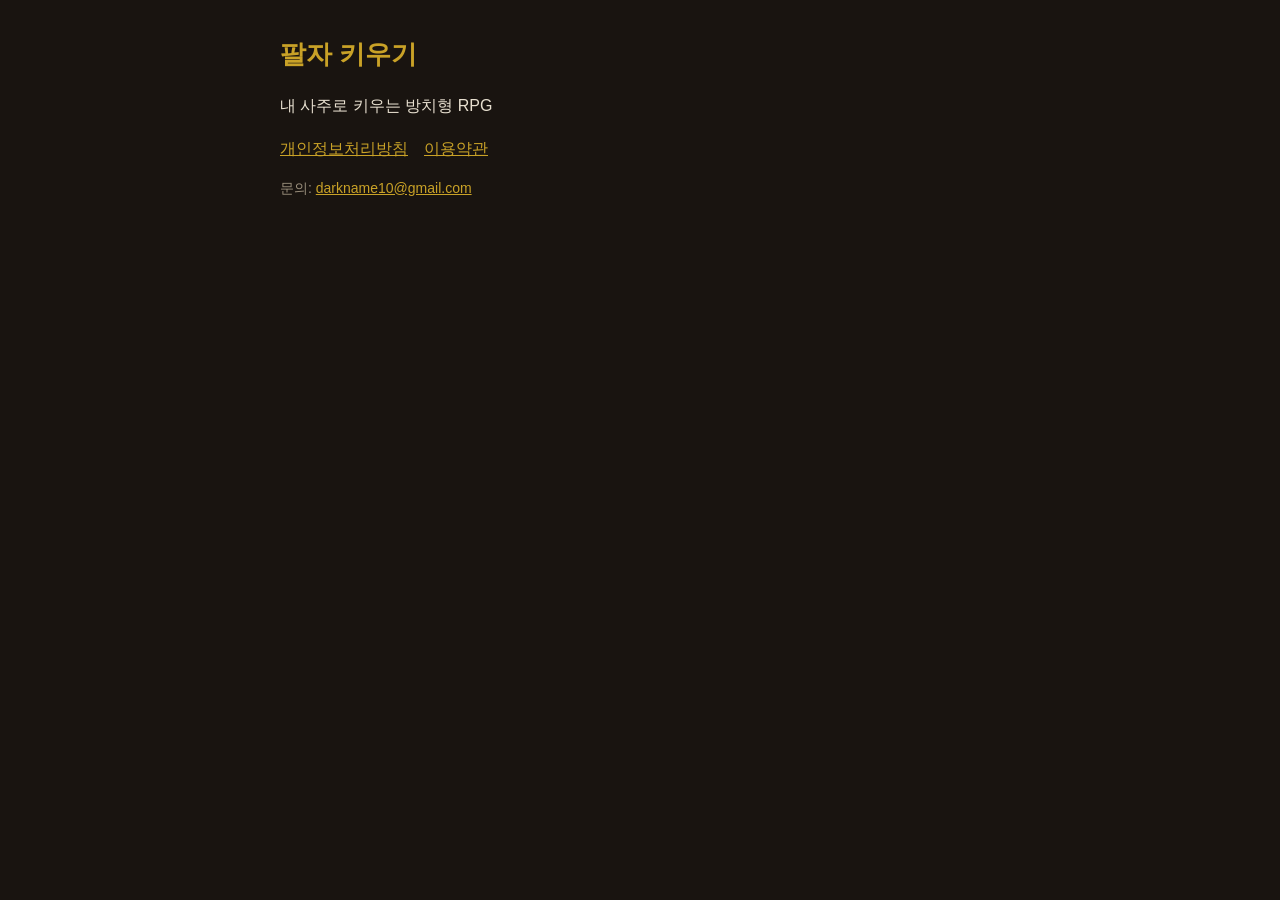
<file: index.html>
<!doctype html><html lang="ko"><head><meta charset="utf-8"><meta name="viewport" content="width=device-width,initial-scale=1">
<title>팔자 키우기</title><link rel="stylesheet" href="style.css"></head><body><main>
<h1>팔자 키우기</h1><p>내 사주로 키우는 방치형 RPG</p>
<nav><a href="privacy.html">개인정보처리방침</a><a href="terms.html">이용약관</a></nav>
<p class="dim">문의: <a href="mailto:darkname10@gmail.com">darkname10@gmail.com</a></p>
</main></body></html>
</file>
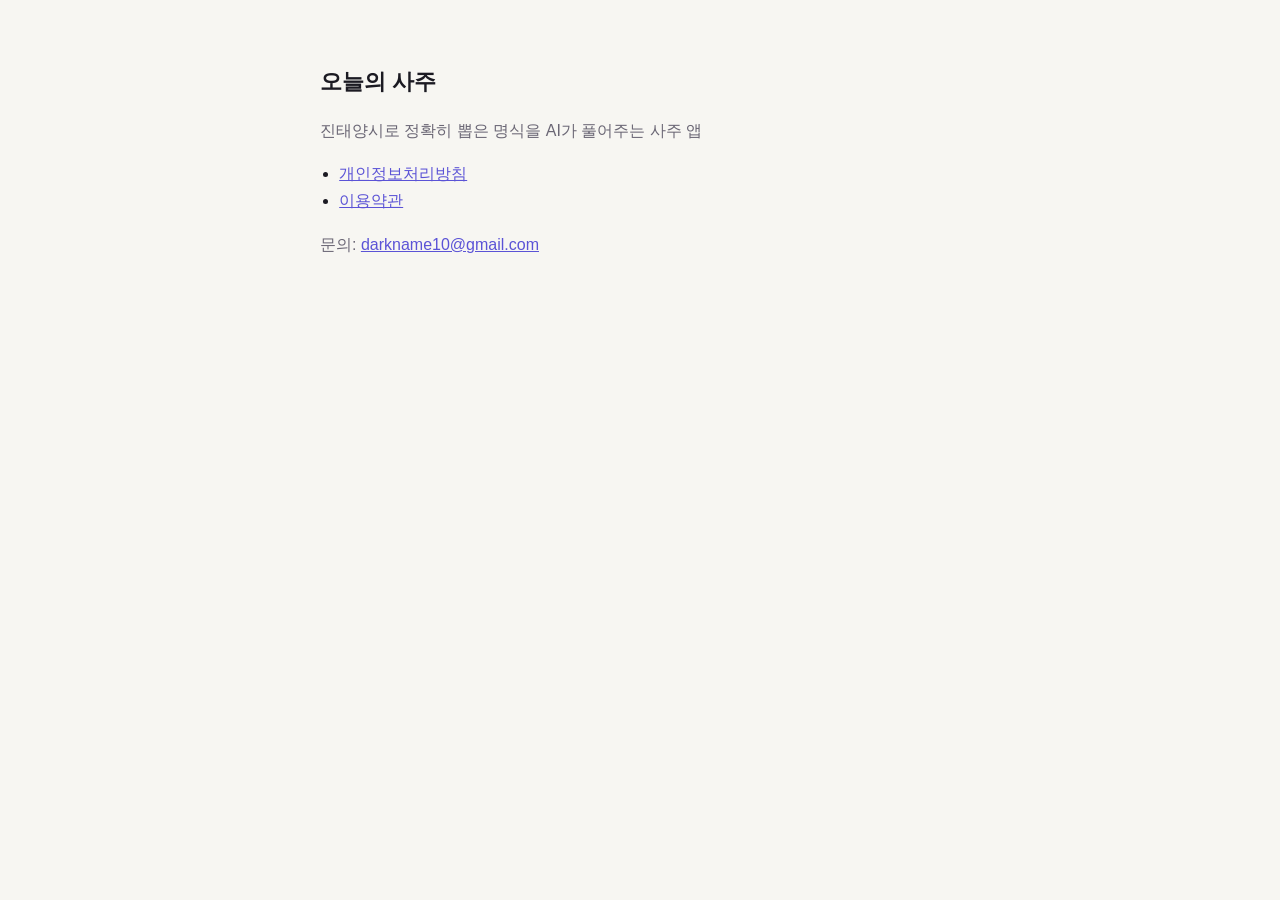
<file: ohneul-saju/index.html>
<!doctype html><html lang="ko"><head><meta charset="utf-8"><meta name="viewport" content="width=device-width,initial-scale=1">
<title>오늘의 사주</title><style>body{font-family:-apple-system,"Noto Sans KR",sans-serif;max-width:640px;margin:0 auto;padding:48px 20px;line-height:1.7;color:#1B1A22;background:#F7F6F2}@media(prefers-color-scheme:dark){body{background:#15141A;color:#ECEAF2}}a{color:#5B53D6}h1{font-size:1.4rem}p{color:#6B6775}ul{padding-left:1.2em}</style></head>
<body><h1>오늘의 사주</h1><p>진태양시로 정확히 뽑은 명식을 AI가 풀어주는 사주 앱</p>
<ul><li><a href="privacy.html">개인정보처리방침</a></li><li><a href="terms.html">이용약관</a></li></ul>
<p>문의: <a href="mailto:darkname10@gmail.com">darkname10@gmail.com</a></p></body></html>
</file>
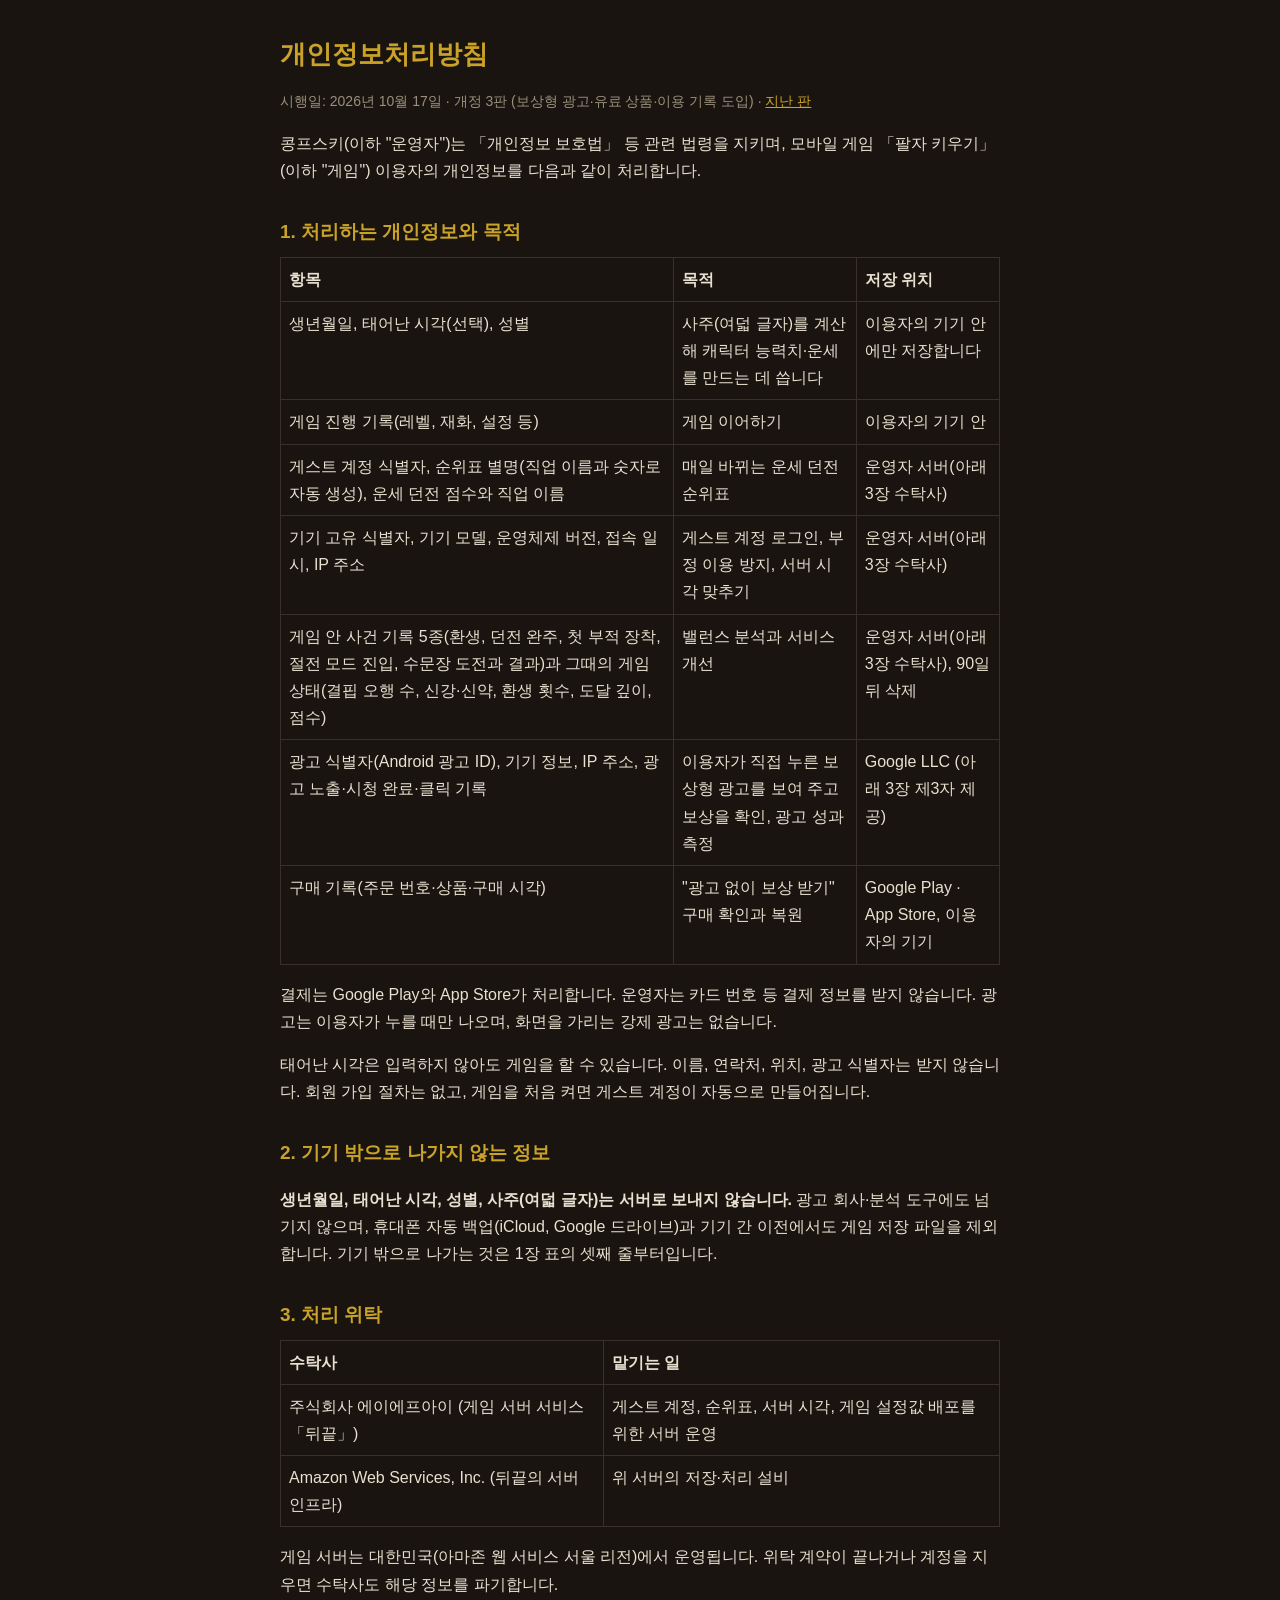
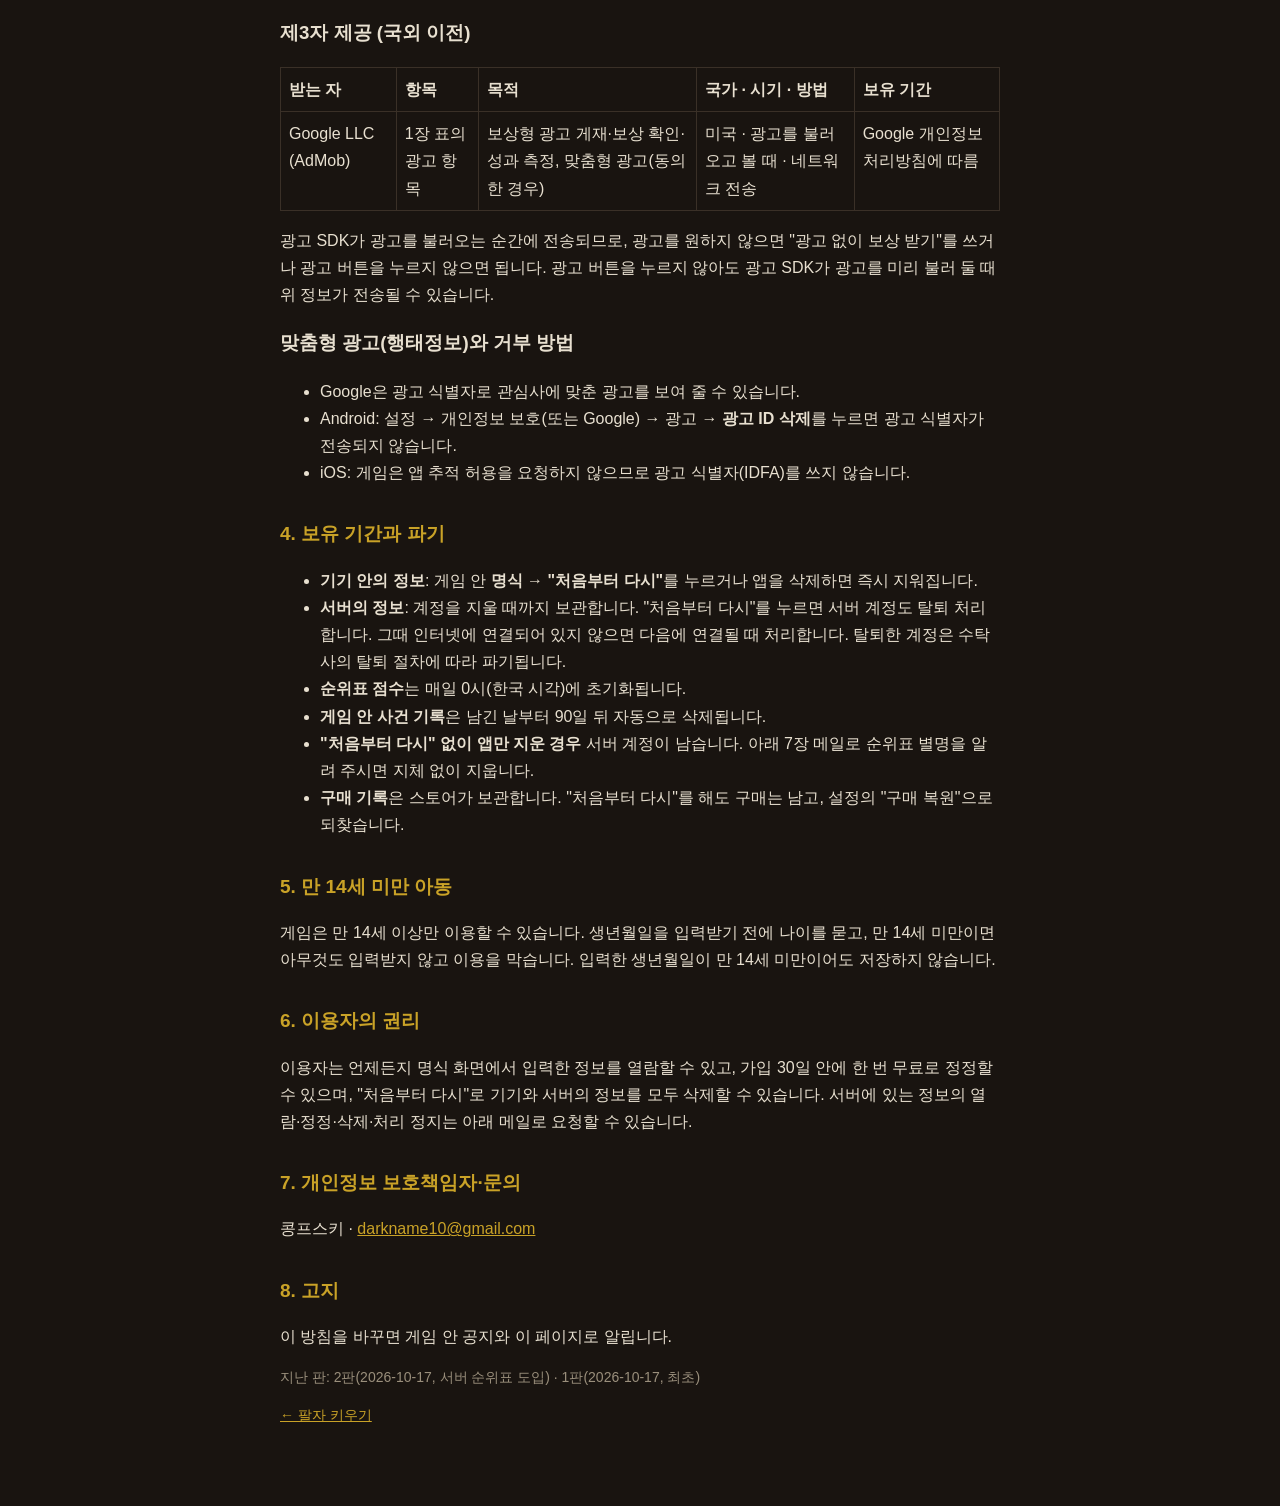
<file: privacy.html>
<!doctype html><html lang="ko"><head><meta charset="utf-8"><meta name="viewport" content="width=device-width,initial-scale=1">
<title>개인정보처리방침 · 팔자 키우기</title><link rel="stylesheet" href="style.css"></head><body><main>
<h1>개인정보처리방침</h1>
<p class="dim">시행일: 2026년 10월 17일 · 개정 3판 (보상형 광고·유료 상품·이용 기록 도입) · <a href="#history">지난 판</a></p>
<p>콩프스키(이하 "운영자")는 「개인정보 보호법」 등 관련 법령을 지키며, 모바일 게임 「팔자 키우기」(이하 "게임") 이용자의 개인정보를 다음과 같이 처리합니다.</p>

<h2>1. 처리하는 개인정보와 목적</h2>
<table><tr><th>항목</th><th>목적</th><th>저장 위치</th></tr>
<tr><td>생년월일, 태어난 시각(선택), 성별</td><td>사주(여덟 글자)를 계산해 캐릭터 능력치·운세를 만드는 데 씁니다</td><td>이용자의 기기 안에만 저장합니다</td></tr>
<tr><td>게임 진행 기록(레벨, 재화, 설정 등)</td><td>게임 이어하기</td><td>이용자의 기기 안</td></tr>
<tr><td>게스트 계정 식별자, 순위표 별명(직업 이름과 숫자로 자동 생성), 운세 던전 점수와 직업 이름</td><td>매일 바뀌는 운세 던전 순위표</td><td>운영자 서버(아래 3장 수탁사)</td></tr>
<tr><td>기기 고유 식별자, 기기 모델, 운영체제 버전, 접속 일시, IP 주소</td><td>게스트 계정 로그인, 부정 이용 방지, 서버 시각 맞추기</td><td>운영자 서버(아래 3장 수탁사)</td></tr>
<tr><td>게임 안 사건 기록 5종(환생, 던전 완주, 첫 부적 장착, 절전 모드 진입, 수문장 도전과 결과)과 그때의 게임 상태(결핍 오행 수, 신강·신약, 환생 횟수, 도달 깊이, 점수)</td><td>밸런스 분석과 서비스 개선</td><td>운영자 서버(아래 3장 수탁사), 90일 뒤 삭제</td></tr>
<tr><td>광고 식별자(Android 광고 ID), 기기 정보, IP 주소, 광고 노출·시청 완료·클릭 기록</td><td>이용자가 직접 누른 보상형 광고를 보여 주고 보상을 확인, 광고 성과 측정</td><td>Google LLC (아래 3장 제3자 제공)</td></tr>
<tr><td>구매 기록(주문 번호·상품·구매 시각)</td><td>"광고 없이 보상 받기" 구매 확인과 복원</td><td>Google Play · App Store, 이용자의 기기</td></tr></table>
<p>결제는 Google Play와 App Store가 처리합니다. 운영자는 카드 번호 등 결제 정보를 받지 않습니다. 광고는 이용자가 누를 때만 나오며, 화면을 가리는 강제 광고는 없습니다.</p>
<p>태어난 시각은 입력하지 않아도 게임을 할 수 있습니다. 이름, 연락처, 위치, 광고 식별자는 받지 않습니다. 회원 가입 절차는 없고, 게임을 처음 켜면 게스트 계정이 자동으로 만들어집니다.</p>

<h2>2. 기기 밖으로 나가지 않는 정보</h2>
<p><b>생년월일, 태어난 시각, 성별, 사주(여덟 글자)는 서버로 보내지 않습니다.</b> 광고 회사·분석 도구에도 넘기지 않으며, 휴대폰 자동 백업(iCloud, Google 드라이브)과 기기 간 이전에서도 게임 저장 파일을 제외합니다. 기기 밖으로 나가는 것은 1장 표의 셋째 줄부터입니다.</p>

<h2>3. 처리 위탁</h2>
<table><tr><th>수탁사</th><th>맡기는 일</th></tr>
<tr><td>주식회사 에이에프아이 (게임 서버 서비스 「뒤끝」)</td><td>게스트 계정, 순위표, 서버 시각, 게임 설정값 배포를 위한 서버 운영</td></tr>
<tr><td>Amazon Web Services, Inc. (뒤끝의 서버 인프라)</td><td>위 서버의 저장·처리 설비</td></tr></table>
<p>게임 서버는 대한민국(아마존 웹 서비스 서울 리전)에서 운영됩니다. 위탁 계약이 끝나거나 계정을 지우면 수탁사도 해당 정보를 파기합니다.</p>

<h3>제3자 제공 (국외 이전)</h3>
<table><tr><th>받는 자</th><th>항목</th><th>목적</th><th>국가 · 시기 · 방법</th><th>보유 기간</th></tr>
<tr><td>Google LLC (AdMob)</td><td>1장 표의 광고 항목</td><td>보상형 광고 게재·보상 확인·성과 측정, 맞춤형 광고(동의한 경우)</td><td>미국 · 광고를 불러오고 볼 때 · 네트워크 전송</td><td>Google 개인정보처리방침에 따름</td></tr></table>
<p>광고 SDK가 광고를 불러오는 순간에 전송되므로, 광고를 원하지 않으면 "광고 없이 보상 받기"를 쓰거나 광고 버튼을 누르지 않으면 됩니다. 광고 버튼을 누르지 않아도 광고 SDK가 광고를 미리 불러 둘 때 위 정보가 전송될 수 있습니다.</p>

<h3>맞춤형 광고(행태정보)와 거부 방법</h3>
<ul>
<li>Google은 광고 식별자로 관심사에 맞춘 광고를 보여 줄 수 있습니다.</li>
<li>Android: 설정 → 개인정보 보호(또는 Google) → 광고 → <b>광고 ID 삭제</b>를 누르면 광고 식별자가 전송되지 않습니다.</li>
<li>iOS: 게임은 앱 추적 허용을 요청하지 않으므로 광고 식별자(IDFA)를 쓰지 않습니다.</li>
</ul>

<h2>4. 보유 기간과 파기</h2>
<ul>
<li><b>기기 안의 정보</b>: 게임 안 <b>명식 → "처음부터 다시"</b>를 누르거나 앱을 삭제하면 즉시 지워집니다.</li>
<li><b>서버의 정보</b>: 계정을 지울 때까지 보관합니다. "처음부터 다시"를 누르면 서버 계정도 탈퇴 처리합니다. 그때 인터넷에 연결되어 있지 않으면 다음에 연결될 때 처리합니다. 탈퇴한 계정은 수탁사의 탈퇴 절차에 따라 파기됩니다.</li>
<li><b>순위표 점수</b>는 매일 0시(한국 시각)에 초기화됩니다.</li>
<li><b>게임 안 사건 기록</b>은 남긴 날부터 90일 뒤 자동으로 삭제됩니다.</li>
<li><b>"처음부터 다시" 없이 앱만 지운 경우</b> 서버 계정이 남습니다. 아래 7장 메일로 순위표 별명을 알려 주시면 지체 없이 지웁니다.</li>
<li><b>구매 기록</b>은 스토어가 보관합니다. "처음부터 다시"를 해도 구매는 남고, 설정의 "구매 복원"으로 되찾습니다.</li>
</ul>

<h2>5. 만 14세 미만 아동</h2>
<p>게임은 만 14세 이상만 이용할 수 있습니다. 생년월일을 입력받기 전에 나이를 묻고, 만 14세 미만이면 아무것도 입력받지 않고 이용을 막습니다. 입력한 생년월일이 만 14세 미만이어도 저장하지 않습니다.</p>

<h2>6. 이용자의 권리</h2>
<p>이용자는 언제든지 명식 화면에서 입력한 정보를 열람할 수 있고, 가입 30일 안에 한 번 무료로 정정할 수 있으며, "처음부터 다시"로 기기와 서버의 정보를 모두 삭제할 수 있습니다. 서버에 있는 정보의 열람·정정·삭제·처리 정지는 아래 메일로 요청할 수 있습니다.</p>

<h2>7. 개인정보 보호책임자·문의</h2>
<p>콩프스키 · <a href="mailto:darkname10@gmail.com">darkname10@gmail.com</a></p>

<h2>8. 고지</h2>
<p>이 방침을 바꾸면 게임 안 공지와 이 페이지로 알립니다.</p>
<p id="history" class="dim">지난 판: 2판(2026-10-17, 서버 순위표 도입) · 1판(2026-10-17, 최초)</p>
<p class="dim"><a href="index.html">← 팔자 키우기</a></p>
</main></body></html>
</file>
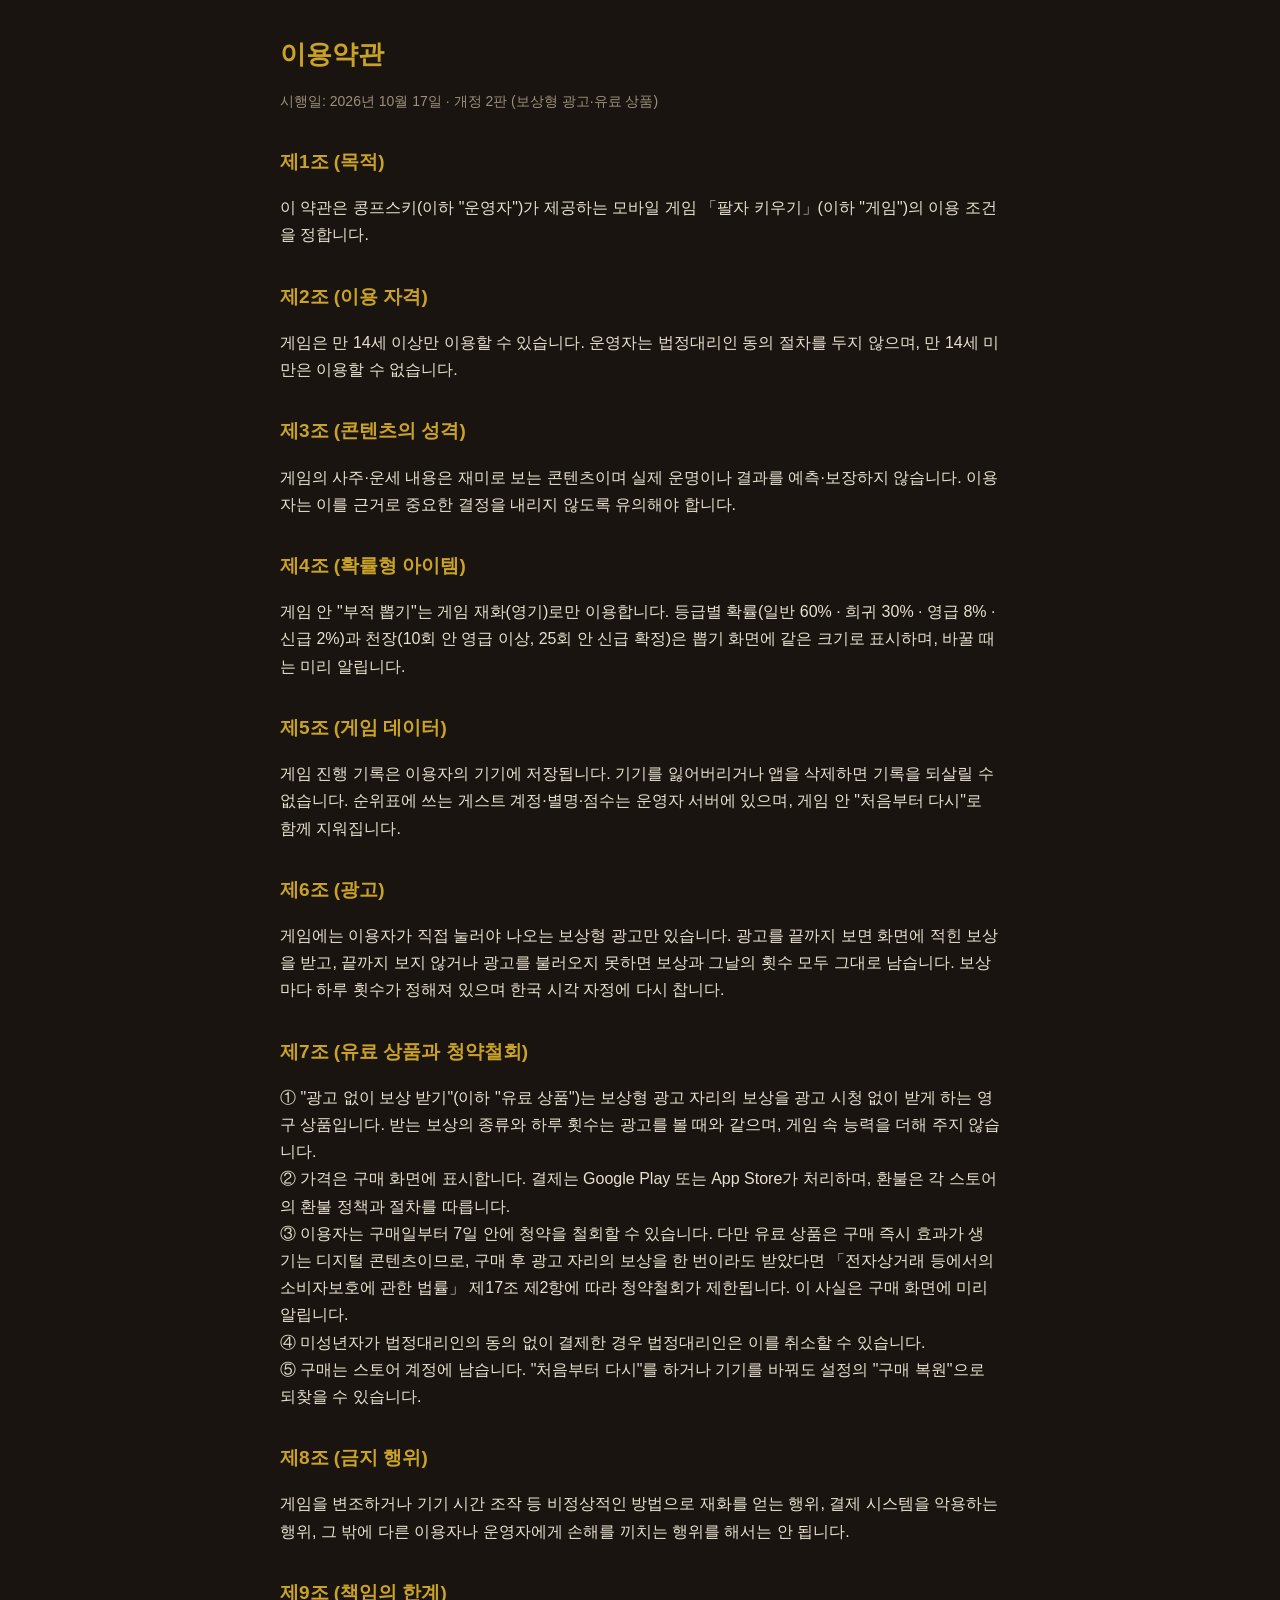
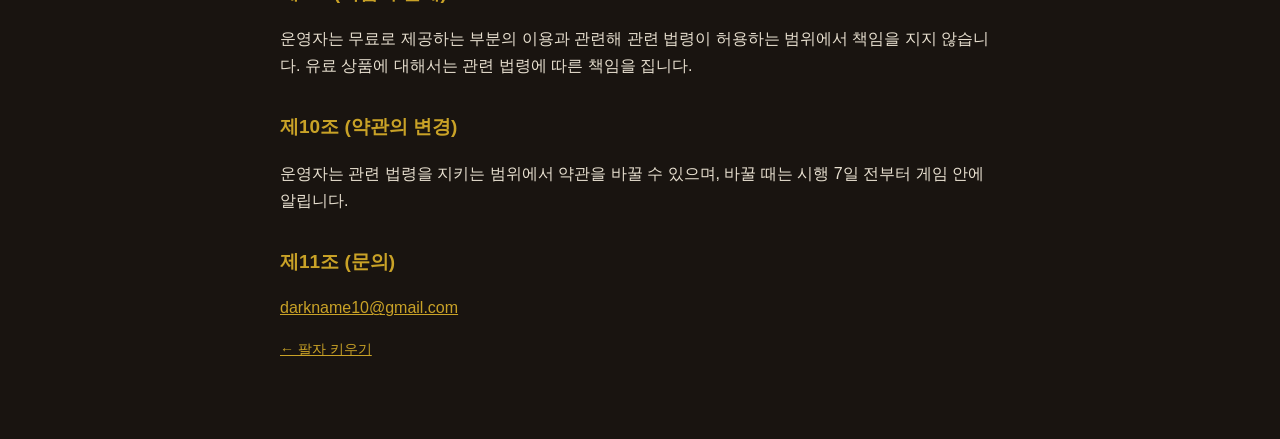
<file: terms.html>
<!doctype html><html lang="ko"><head><meta charset="utf-8"><meta name="viewport" content="width=device-width,initial-scale=1">
<title>이용약관 · 팔자 키우기</title><link rel="stylesheet" href="style.css"></head><body><main>
<h1>이용약관</h1>
<p class="dim">시행일: 2026년 10월 17일 · 개정 2판 (보상형 광고·유료 상품)</p>
<h2>제1조 (목적)</h2><p>이 약관은 콩프스키(이하 "운영자")가 제공하는 모바일 게임 「팔자 키우기」(이하 "게임")의 이용 조건을 정합니다.</p>
<h2>제2조 (이용 자격)</h2><p>게임은 만 14세 이상만 이용할 수 있습니다. 운영자는 법정대리인 동의 절차를 두지 않으며, 만 14세 미만은 이용할 수 없습니다.</p>
<h2>제3조 (콘텐츠의 성격)</h2><p>게임의 사주·운세 내용은 재미로 보는 콘텐츠이며 실제 운명이나 결과를 예측·보장하지 않습니다. 이용자는 이를 근거로 중요한 결정을 내리지 않도록 유의해야 합니다.</p>
<h2>제4조 (확률형 아이템)</h2><p>게임 안 "부적 뽑기"는 게임 재화(영기)로만 이용합니다. 등급별 확률(일반 60% · 희귀 30% · 영급 8% · 신급 2%)과 천장(10회 안 영급 이상, 25회 안 신급 확정)은 뽑기 화면에 같은 크기로 표시하며, 바꿀 때는 미리 알립니다.</p>
<h2>제5조 (게임 데이터)</h2><p>게임 진행 기록은 이용자의 기기에 저장됩니다. 기기를 잃어버리거나 앱을 삭제하면 기록을 되살릴 수 없습니다. 순위표에 쓰는 게스트 계정·별명·점수는 운영자 서버에 있으며, 게임 안 "처음부터 다시"로 함께 지워집니다.</p>
<h2>제6조 (광고)</h2><p>게임에는 이용자가 직접 눌러야 나오는 보상형 광고만 있습니다. 광고를 끝까지 보면 화면에 적힌 보상을 받고, 끝까지 보지 않거나 광고를 불러오지 못하면 보상과 그날의 횟수 모두 그대로 남습니다. 보상마다 하루 횟수가 정해져 있으며 한국 시각 자정에 다시 찹니다.</p>
<h2>제7조 (유료 상품과 청약철회)</h2><p>① "광고 없이 보상 받기"(이하 "유료 상품")는 보상형 광고 자리의 보상을 광고 시청 없이 받게 하는 영구 상품입니다. 받는 보상의 종류와 하루 횟수는 광고를 볼 때와 같으며, 게임 속 능력을 더해 주지 않습니다.<br>
② 가격은 구매 화면에 표시합니다. 결제는 Google Play 또는 App Store가 처리하며, 환불은 각 스토어의 환불 정책과 절차를 따릅니다.<br>
③ 이용자는 구매일부터 7일 안에 청약을 철회할 수 있습니다. 다만 유료 상품은 구매 즉시 효과가 생기는 디지털 콘텐츠이므로, 구매 후 광고 자리의 보상을 한 번이라도 받았다면 「전자상거래 등에서의 소비자보호에 관한 법률」 제17조 제2항에 따라 청약철회가 제한됩니다. 이 사실은 구매 화면에 미리 알립니다.<br>
④ 미성년자가 법정대리인의 동의 없이 결제한 경우 법정대리인은 이를 취소할 수 있습니다.<br>
⑤ 구매는 스토어 계정에 남습니다. "처음부터 다시"를 하거나 기기를 바꿔도 설정의 "구매 복원"으로 되찾을 수 있습니다.</p>
<h2>제8조 (금지 행위)</h2><p>게임을 변조하거나 기기 시간 조작 등 비정상적인 방법으로 재화를 얻는 행위, 결제 시스템을 악용하는 행위, 그 밖에 다른 이용자나 운영자에게 손해를 끼치는 행위를 해서는 안 됩니다.</p>
<h2>제9조 (책임의 한계)</h2><p>운영자는 무료로 제공하는 부분의 이용과 관련해 관련 법령이 허용하는 범위에서 책임을 지지 않습니다. 유료 상품에 대해서는 관련 법령에 따른 책임을 집니다.</p>
<h2>제10조 (약관의 변경)</h2><p>운영자는 관련 법령을 지키는 범위에서 약관을 바꿀 수 있으며, 바꿀 때는 시행 7일 전부터 게임 안에 알립니다.</p>
<h2>제11조 (문의)</h2><p><a href="mailto:darkname10@gmail.com">darkname10@gmail.com</a></p>
<p class="dim"><a href="index.html">← 팔자 키우기</a></p>
</main></body></html>
</file>
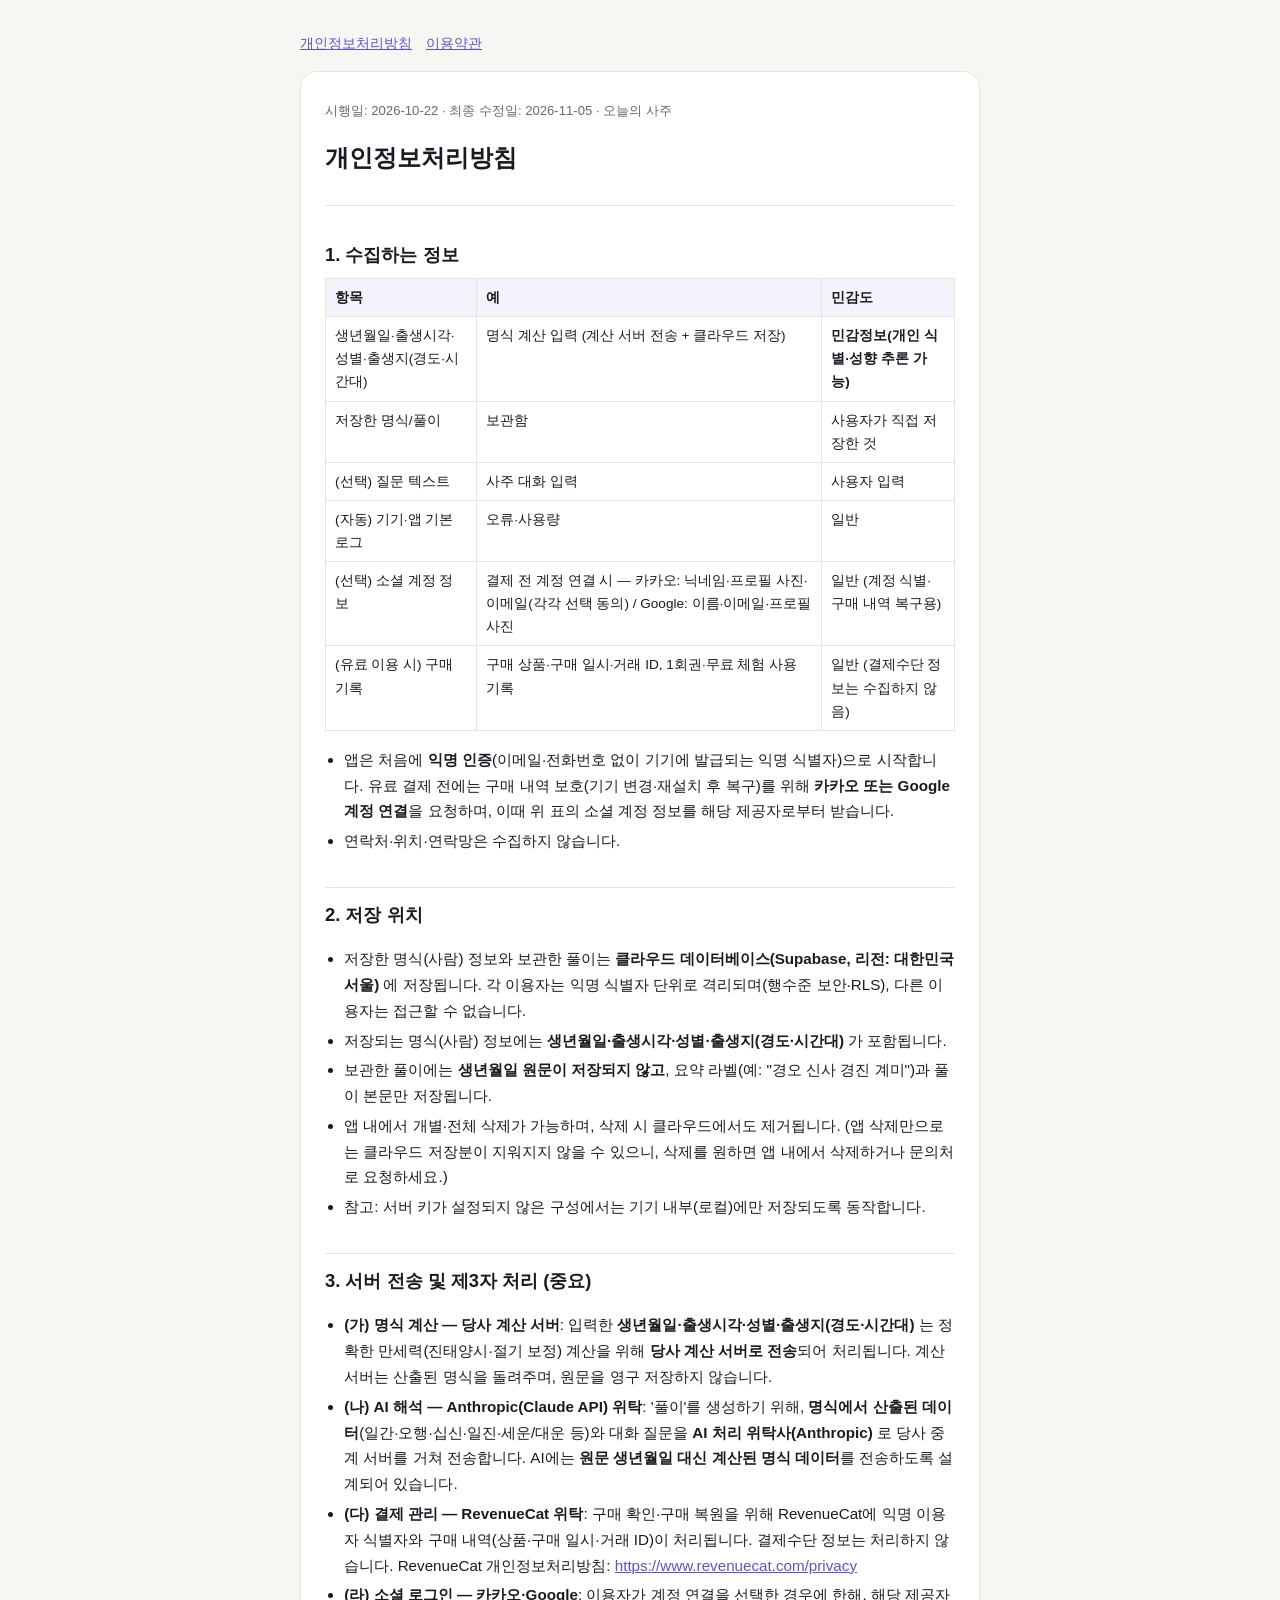
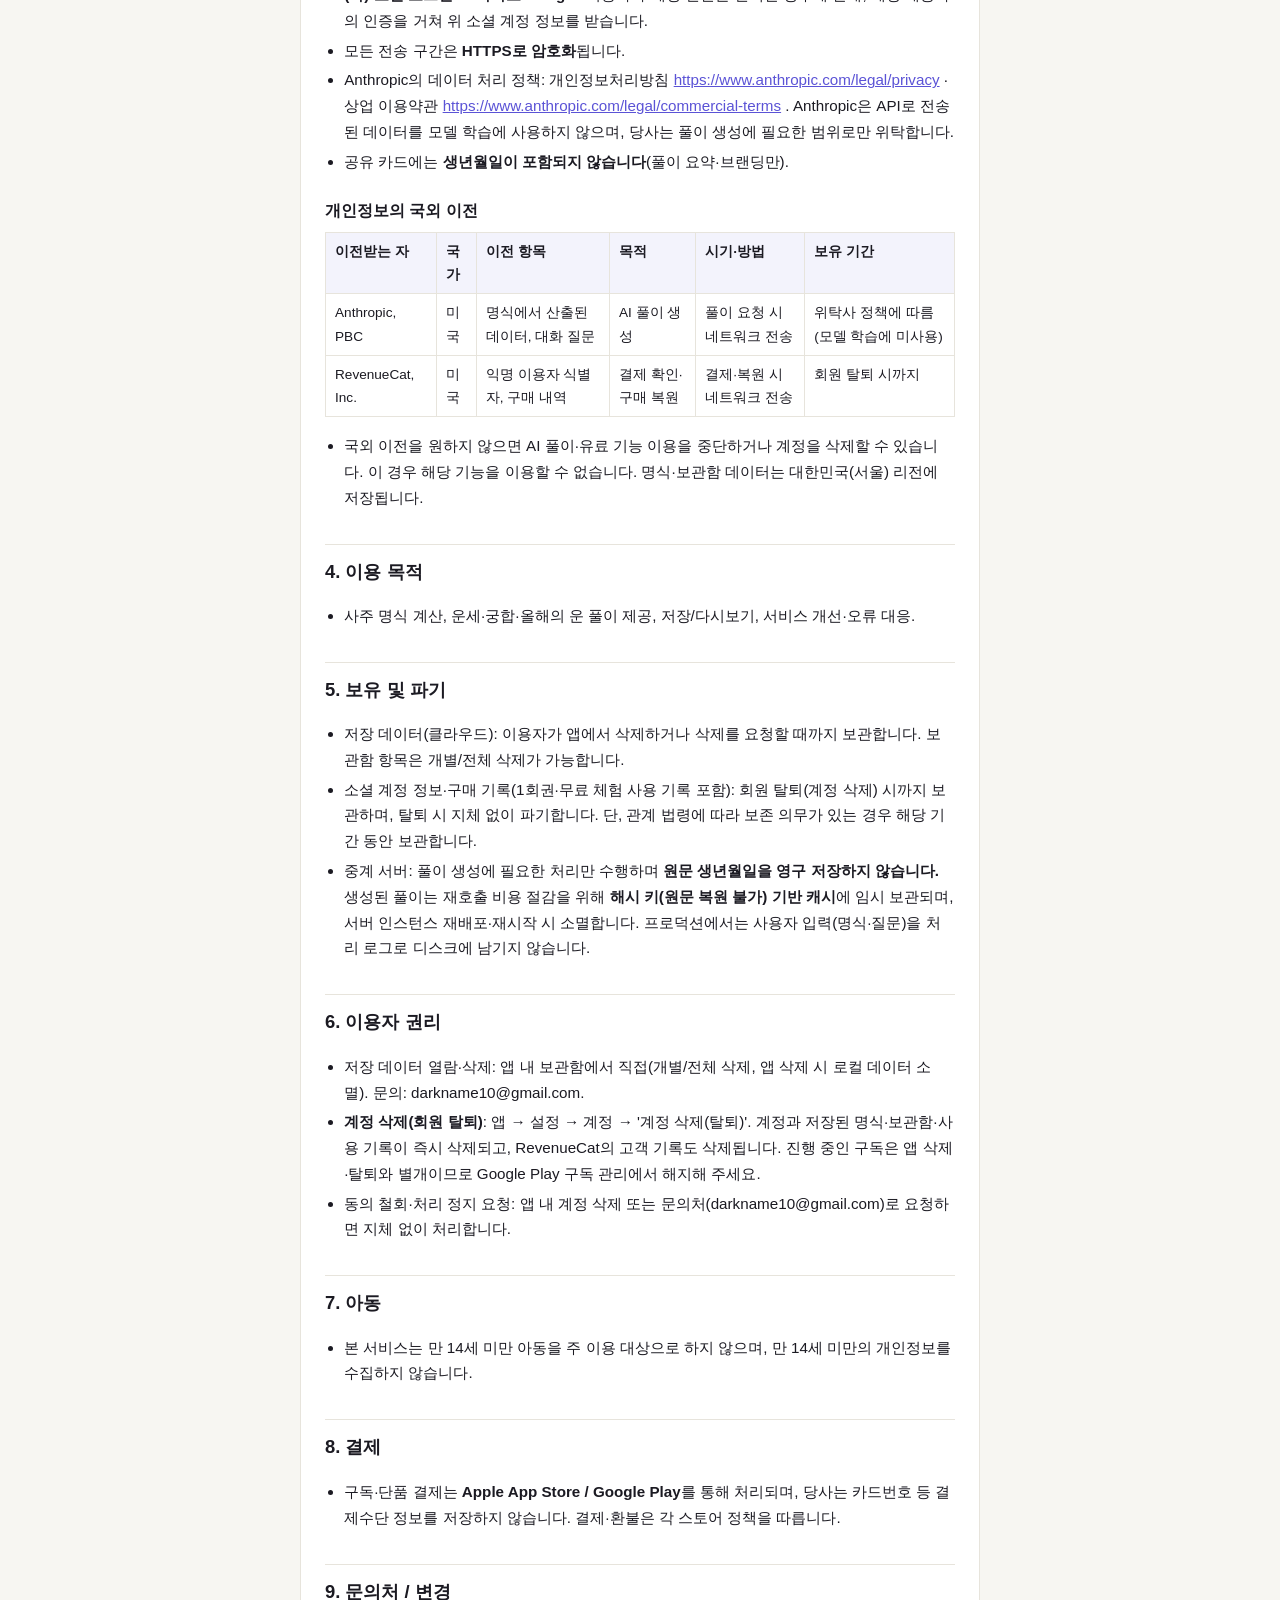
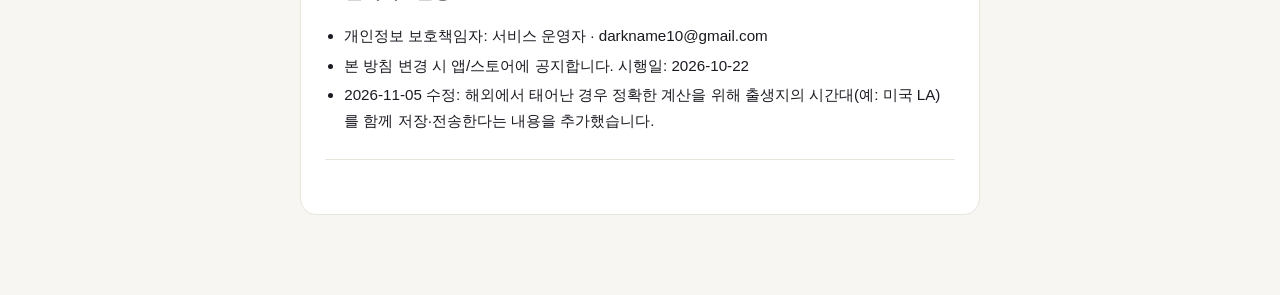
<file: ohneul-saju/privacy.html>
<!doctype html>
<html lang="ko"><head>
<meta charset="utf-8"><meta name="viewport" content="width=device-width, initial-scale=1"><meta name="robots" content="all">
<title>개인정보처리방침 · 오늘의 사주</title>
<style>
  :root{color-scheme:light dark;--bg:#F7F6F2;--card:#FFFFFF;--fg:#1B1A22;--muted:#6B6775;--line:#E7E4DC;--accent:#5B53D6}
  @media(prefers-color-scheme:dark){:root{--bg:#15141A;--card:#1E1D26;--fg:#ECEAF2;--muted:#9A95A6;--line:#2C2A36;--accent:#9A93F0}}
  *{box-sizing:border-box}
  body{margin:0;background:var(--bg);color:var(--fg);font-family:-apple-system,BlinkMacSystemFont,"Apple SD Gothic Neo","Noto Sans KR","Malgun Gothic",sans-serif;line-height:1.7}
  main{max-width:720px;margin:0 auto;padding:32px 20px 80px}
  .doc{background:var(--card);border:1px solid var(--line);border-radius:16px;padding:28px 24px}
  h1{font-size:1.5rem;margin:0 0 4px} h2{font-size:1.15rem;margin:1.8em 0 .4em;padding-top:.6em;border-top:1px solid var(--line)}
  h2:first-of-type{border-top:none;padding-top:0} h3{font-size:1rem;margin:1.4em 0 .3em}
  p,li{font-size:.95rem} ul{padding-left:1.2em} li{margin:.25em 0} a{color:var(--accent);word-break:break-all}
  hr{border:none;border-top:1px solid var(--line);margin:1.6em 0}
  table{width:100%;border-collapse:collapse;font-size:.85rem;margin:.6em 0} th,td{border:1px solid var(--line);padding:7px 9px;text-align:left;vertical-align:top} th{background:rgba(91,83,214,.07)}
  .meta{color:var(--muted);font-size:.82rem;margin:0 0 1.2em} .nav{margin-bottom:16px;font-size:.85rem} .nav a{margin-right:14px}
</style></head><body><main>
  <div class="nav"><a href="privacy.html">개인정보처리방침</a><a href="terms.html">이용약관</a></div>
  <div class="doc"><p class="meta">시행일: 2026-10-22 · 최종 수정일: 2026-11-05 · 오늘의 사주</p>
<h1>개인정보처리방침</h1>
<hr>
<h2>1. 수집하는 정보</h2>
<table>
<thead><tr><th>항목</th><th>예</th><th>민감도</th></tr></thead><tbody>
<tr><td>생년월일·출생시각·성별·출생지(경도·시간대)</td><td>명식 계산 입력 (계산 서버 전송 + 클라우드 저장)</td><td><strong>민감정보(개인 식별·성향 추론 가능)</strong></td></tr>
<tr><td>저장한 명식/풀이</td><td>보관함</td><td>사용자가 직접 저장한 것</td></tr>
<tr><td>(선택) 질문 텍스트</td><td>사주 대화 입력</td><td>사용자 입력</td></tr>
<tr><td>(자동) 기기·앱 기본 로그</td><td>오류·사용량</td><td>일반</td></tr>
<tr><td>(선택) 소셜 계정 정보</td><td>결제 전 계정 연결 시 — 카카오: 닉네임·프로필 사진·이메일(각각 선택 동의) / Google: 이름·이메일·프로필 사진</td><td>일반 (계정 식별·구매 내역 복구용)</td></tr>
<tr><td>(유료 이용 시) 구매 기록</td><td>구매 상품·구매 일시·거래 ID, 1회권·무료 체험 사용 기록</td><td>일반 (결제수단 정보는 수집하지 않음)</td></tr>
</tbody>
</table>
<ul>
<li>앱은 처음에 <strong>익명 인증</strong>(이메일·전화번호 없이 기기에 발급되는 익명 식별자)으로 시작합니다. 유료 결제 전에는 구매 내역 보호(기기 변경·재설치 후 복구)를 위해 <strong>카카오 또는 Google 계정 연결</strong>을 요청하며, 이때 위 표의 소셜 계정 정보를 해당 제공자로부터 받습니다.</li>
<li>연락처·위치·연락망은 수집하지 않습니다.</li>
</ul>
<h2>2. 저장 위치</h2>
<ul>
<li>저장한 명식(사람) 정보와 보관한 풀이는 <strong>클라우드 데이터베이스(Supabase, 리전: 대한민국 서울)</strong> 에 저장됩니다. 각 이용자는 익명 식별자 단위로 격리되며(행수준 보안·RLS), 다른 이용자는 접근할 수 없습니다.</li>
<li>저장되는 명식(사람) 정보에는 <strong>생년월일·출생시각·성별·출생지(경도·시간대)</strong> 가 포함됩니다.</li>
<li>보관한 풀이에는 <strong>생년월일 원문이 저장되지 않고</strong>, 요약 라벨(예: &quot;경오 신사 경진 계미&quot;)과 풀이 본문만 저장됩니다.</li>
<li>앱 내에서 개별·전체 삭제가 가능하며, 삭제 시 클라우드에서도 제거됩니다. (앱 삭제만으로는 클라우드 저장분이 지워지지 않을 수 있으니, 삭제를 원하면 앱 내에서 삭제하거나 문의처로 요청하세요.)</li>
<li>참고: 서버 키가 설정되지 않은 구성에서는 기기 내부(로컬)에만 저장되도록 동작합니다.</li>
</ul>
<h2>3. 서버 전송 및 제3자 처리 (중요)</h2>
<ul>
<li><strong>(가) 명식 계산 — 당사 계산 서버</strong>: 입력한 <strong>생년월일·출생시각·성별·출생지(경도·시간대)</strong> 는 정확한 만세력(진태양시·절기 보정) 계산을 위해 <strong>당사 계산 서버로 전송</strong>되어 처리됩니다. 계산 서버는 산출된 명식을 돌려주며, 원문을 영구 저장하지 않습니다.</li>
<li><strong>(나) AI 해석 — Anthropic(Claude API) 위탁</strong>: &#x27;풀이&#x27;를 생성하기 위해, <strong>명식에서 산출된 데이터</strong>(일간·오행·십신·일진·세운/대운 등)와 대화 질문을 <strong>AI 처리 위탁사(Anthropic)</strong> 로 당사 중계 서버를 거쳐 전송합니다. AI에는 <strong>원문 생년월일 대신 계산된 명식 데이터</strong>를 전송하도록 설계되어 있습니다.</li>
<li><strong>(다) 결제 관리 — RevenueCat 위탁</strong>: 구매 확인·구매 복원을 위해 RevenueCat에 익명 이용자 식별자와 구매 내역(상품·구매 일시·거래 ID)이 처리됩니다. 결제수단 정보는 처리하지 않습니다. RevenueCat 개인정보처리방침: <a href="https://www.revenuecat.com/privacy">https://www.revenuecat.com/privacy</a></li>
<li><strong>(라) 소셜 로그인 — 카카오·Google</strong>: 이용자가 계정 연결을 선택한 경우에 한해, 해당 제공자의 인증을 거쳐 위 소셜 계정 정보를 받습니다.</li>
<li>모든 전송 구간은 <strong>HTTPS로 암호화</strong>됩니다.</li>
<li>Anthropic의 데이터 처리 정책: 개인정보처리방침 <a href="https://www.anthropic.com/legal/privacy">https://www.anthropic.com/legal/privacy</a> · 상업 이용약관 <a href="https://www.anthropic.com/legal/commercial-terms">https://www.anthropic.com/legal/commercial-terms</a> . Anthropic은 API로 전송된 데이터를 모델 학습에 사용하지 않으며, 당사는 풀이 생성에 필요한 범위로만 위탁합니다.</li>
<li>공유 카드에는 <strong>생년월일이 포함되지 않습니다</strong>(풀이 요약·브랜딩만).</li>
</ul>
<h3>개인정보의 국외 이전</h3>
<table>
<thead><tr><th>이전받는 자</th><th>국가</th><th>이전 항목</th><th>목적</th><th>시기·방법</th><th>보유 기간</th></tr></thead><tbody>
<tr><td>Anthropic, PBC</td><td>미국</td><td>명식에서 산출된 데이터, 대화 질문</td><td>AI 풀이 생성</td><td>풀이 요청 시 네트워크 전송</td><td>위탁사 정책에 따름(모델 학습에 미사용)</td></tr>
<tr><td>RevenueCat, Inc.</td><td>미국</td><td>익명 이용자 식별자, 구매 내역</td><td>결제 확인·구매 복원</td><td>결제·복원 시 네트워크 전송</td><td>회원 탈퇴 시까지</td></tr>
</tbody></table>
<ul><li>국외 이전을 원하지 않으면 AI 풀이·유료 기능 이용을 중단하거나 계정을 삭제할 수 있습니다. 이 경우 해당 기능을 이용할 수 없습니다. 명식·보관함 데이터는 대한민국(서울) 리전에 저장됩니다.</li></ul>
<h2>4. 이용 목적</h2>
<ul>
<li>사주 명식 계산, 운세·궁합·올해의 운 풀이 제공, 저장/다시보기, 서비스 개선·오류 대응.</li>
</ul>
<h2>5. 보유 및 파기</h2>
<ul>
<li>저장 데이터(클라우드): 이용자가 앱에서 삭제하거나 삭제를 요청할 때까지 보관합니다. 보관함 항목은 개별/전체 삭제가 가능합니다.</li>
<li>소셜 계정 정보·구매 기록(1회권·무료 체험 사용 기록 포함): 회원 탈퇴(계정 삭제) 시까지 보관하며, 탈퇴 시 지체 없이 파기합니다. 단, 관계 법령에 따라 보존 의무가 있는 경우 해당 기간 동안 보관합니다.</li>
<li>중계 서버: 풀이 생성에 필요한 처리만 수행하며 <strong>원문 생년월일을 영구 저장하지 않습니다.</strong> 생성된 풀이는 재호출 비용 절감을 위해 <strong>해시 키(원문 복원 불가) 기반 캐시</strong>에 임시 보관되며, 서버 인스턴스 재배포·재시작 시 소멸합니다. 프로덕션에서는 사용자 입력(명식·질문)을 처리 로그로 디스크에 남기지 않습니다.</li>
</ul>
<h2>6. 이용자 권리</h2>
<ul>
<li>저장 데이터 열람·삭제: 앱 내 보관함에서 직접(개별/전체 삭제, 앱 삭제 시 로컬 데이터 소멸). 문의: darkname10@gmail.com.</li>
<li><strong>계정 삭제(회원 탈퇴)</strong>: 앱 → 설정 → 계정 → '계정 삭제(탈퇴)'. 계정과 저장된 명식·보관함·사용 기록이 즉시 삭제되고, RevenueCat의 고객 기록도 삭제됩니다. 진행 중인 구독은 앱 삭제·탈퇴와 별개이므로 Google Play 구독 관리에서 해지해 주세요.</li>
<li>동의 철회·처리 정지 요청: 앱 내 계정 삭제 또는 문의처(darkname10@gmail.com)로 요청하면 지체 없이 처리합니다.</li>
</ul>
<h2>7. 아동</h2>
<ul>
<li>본 서비스는 만 14세 미만 아동을 주 이용 대상으로 하지 않으며, 만 14세 미만의 개인정보를 수집하지 않습니다.</li>
</ul>
<h2>8. 결제</h2>
<ul>
<li>구독·단품 결제는 <strong>Apple App Store / Google Play</strong>를 통해 처리되며, 당사는 카드번호 등 결제수단 정보를 저장하지 않습니다. 결제·환불은 각 스토어 정책을 따릅니다.</li>
</ul>
<h2>9. 문의처 / 변경</h2>
<ul>
<li>개인정보 보호책임자: 서비스 운영자 · darkname10@gmail.com</li>
<li>본 방침 변경 시 앱/스토어에 공지합니다. 시행일: 2026-10-22</li>
<li>2026-11-05 수정: 해외에서 태어난 경우 정확한 계산을 위해 출생지의 시간대(예: 미국 LA)를 함께 저장·전송한다는 내용을 추가했습니다.</li>
</ul>
<hr>
  </div></main></body></html>
</file>
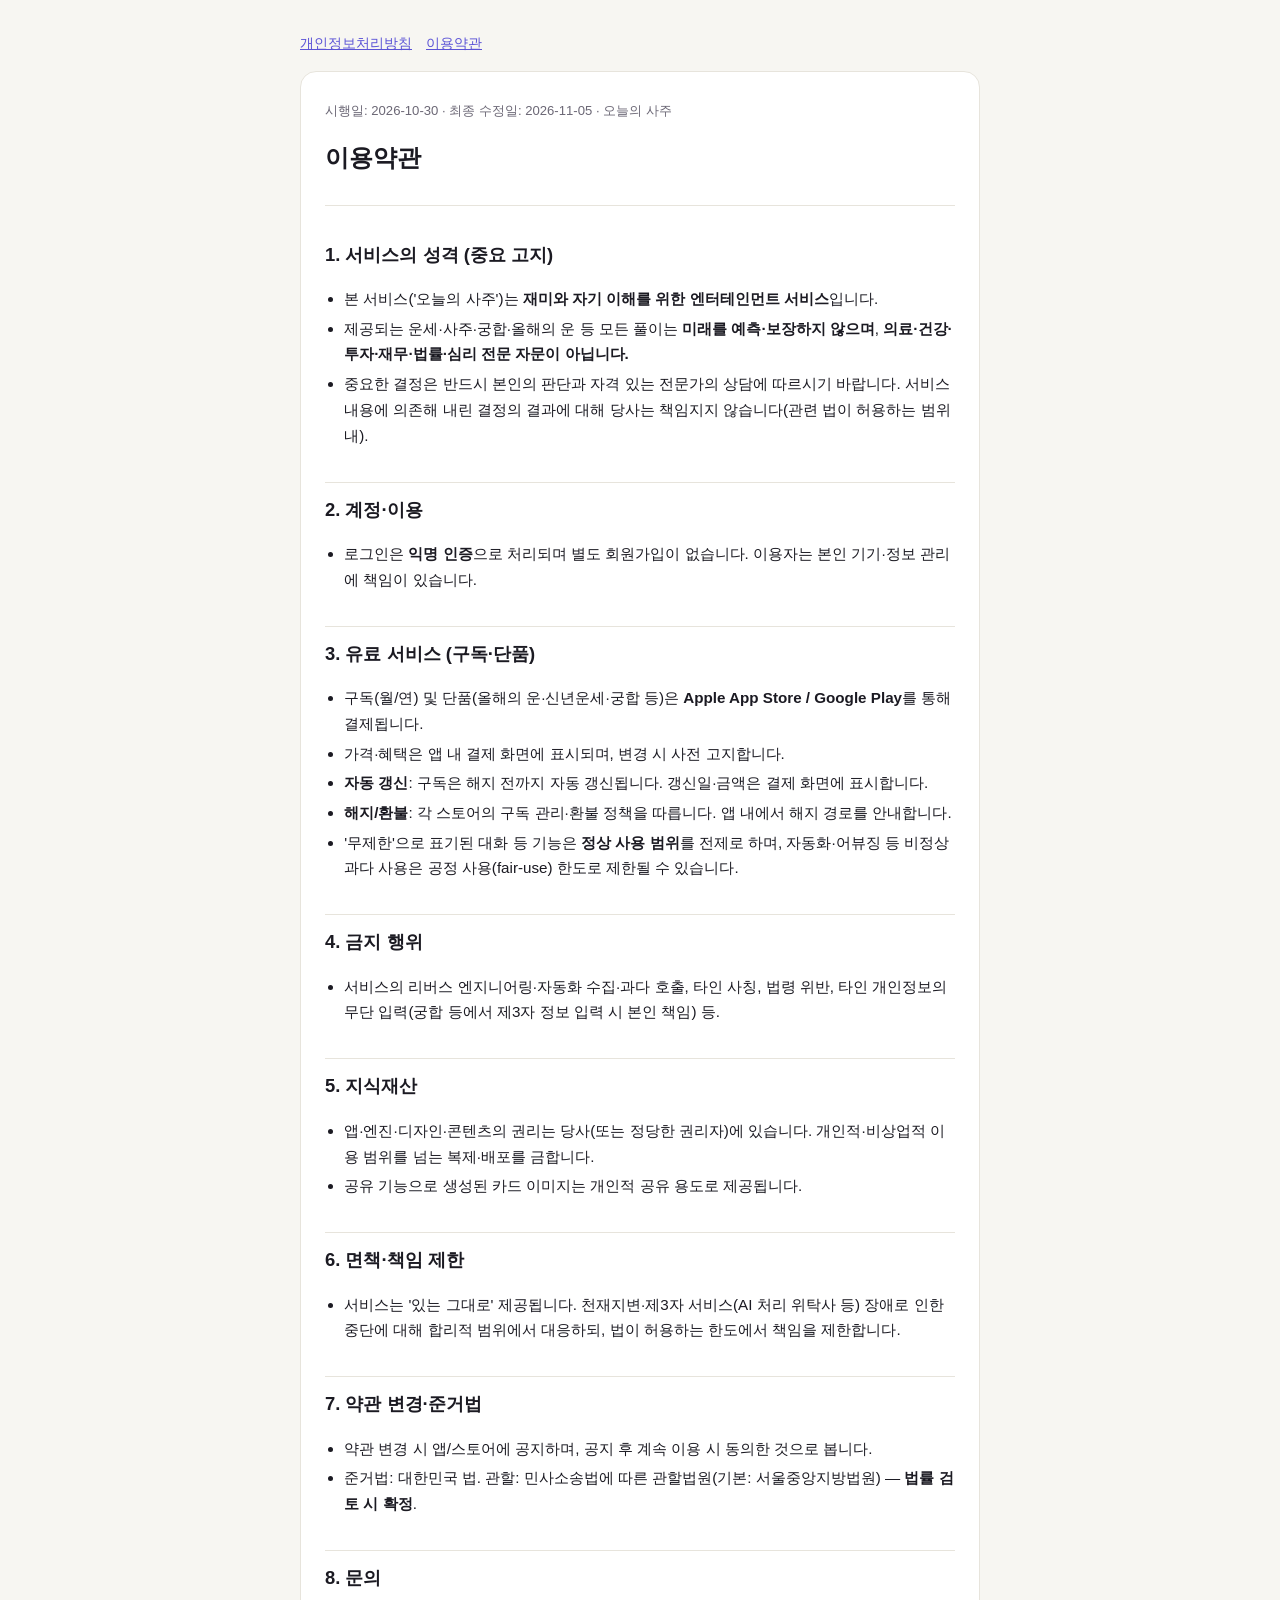
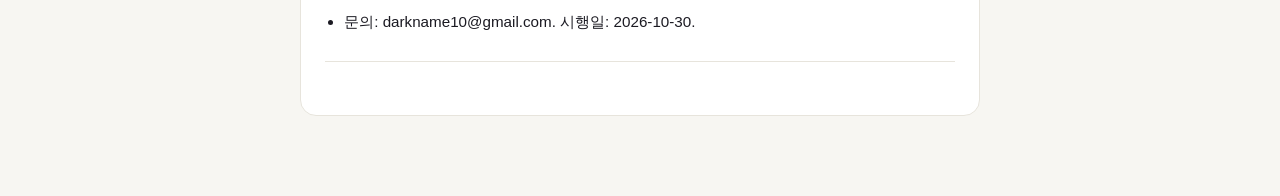
<file: ohneul-saju/terms.html>
<!doctype html>
<html lang="ko"><head>
<meta charset="utf-8"><meta name="viewport" content="width=device-width, initial-scale=1"><meta name="robots" content="all">
<title>이용약관 · 오늘의 사주</title>
<style>
  :root{color-scheme:light dark;--bg:#F7F6F2;--card:#FFFFFF;--fg:#1B1A22;--muted:#6B6775;--line:#E7E4DC;--accent:#5B53D6}
  @media(prefers-color-scheme:dark){:root{--bg:#15141A;--card:#1E1D26;--fg:#ECEAF2;--muted:#9A95A6;--line:#2C2A36;--accent:#9A93F0}}
  *{box-sizing:border-box}
  body{margin:0;background:var(--bg);color:var(--fg);font-family:-apple-system,BlinkMacSystemFont,"Apple SD Gothic Neo","Noto Sans KR","Malgun Gothic",sans-serif;line-height:1.7}
  main{max-width:720px;margin:0 auto;padding:32px 20px 80px}
  .doc{background:var(--card);border:1px solid var(--line);border-radius:16px;padding:28px 24px}
  h1{font-size:1.5rem;margin:0 0 4px} h2{font-size:1.15rem;margin:1.8em 0 .4em;padding-top:.6em;border-top:1px solid var(--line)}
  h2:first-of-type{border-top:none;padding-top:0} h3{font-size:1rem;margin:1.4em 0 .3em}
  p,li{font-size:.95rem} ul{padding-left:1.2em} li{margin:.25em 0} a{color:var(--accent);word-break:break-all}
  hr{border:none;border-top:1px solid var(--line);margin:1.6em 0}
  table{width:100%;border-collapse:collapse;font-size:.85rem;margin:.6em 0} th,td{border:1px solid var(--line);padding:7px 9px;text-align:left;vertical-align:top} th{background:rgba(91,83,214,.07)}
  .meta{color:var(--muted);font-size:.82rem;margin:0 0 1.2em} .nav{margin-bottom:16px;font-size:.85rem} .nav a{margin-right:14px}
</style></head><body><main>
  <div class="nav"><a href="privacy.html">개인정보처리방침</a><a href="terms.html">이용약관</a></div>
  <div class="doc"><p class="meta">시행일: 2026-10-30 · 최종 수정일: 2026-11-05 · 오늘의 사주</p>
<h1>이용약관</h1>
<hr>
<h2>1. 서비스의 성격 (중요 고지)</h2>
<ul>
<li>본 서비스(&#x27;오늘의 사주&#x27;)는 <strong>재미와 자기 이해를 위한 엔터테인먼트 서비스</strong>입니다.</li>
<li>제공되는 운세·사주·궁합·올해의 운 등 모든 풀이는 <strong>미래를 예측·보장하지 않으며</strong>, <strong>의료·건강·투자·재무·법률·심리 전문 자문이 아닙니다.</strong></li>
<li>중요한 결정은 반드시 본인의 판단과 자격 있는 전문가의 상담에 따르시기 바랍니다. 서비스 내용에 의존해 내린 결정의 결과에 대해 당사는 책임지지 않습니다(관련 법이 허용하는 범위 내).</li>
</ul>
<h2>2. 계정·이용</h2>
<ul>
<li>로그인은 <strong>익명 인증</strong>으로 처리되며 별도 회원가입이 없습니다. 이용자는 본인 기기·정보 관리에 책임이 있습니다.</li>
</ul>
<h2>3. 유료 서비스 (구독·단품)</h2>
<ul>
<li>구독(월/연) 및 단품(올해의 운·신년운세·궁합 등)은 <strong>Apple App Store / Google Play</strong>를 통해 결제됩니다.</li>
<li>가격·혜택은 앱 내 결제 화면에 표시되며, 변경 시 사전 고지합니다.</li>
<li><strong>자동 갱신</strong>: 구독은 해지 전까지 자동 갱신됩니다. 갱신일·금액은 결제 화면에 표시합니다.</li>
<li><strong>해지/환불</strong>: 각 스토어의 구독 관리·환불 정책을 따릅니다. 앱 내에서 해지 경로를 안내합니다.</li>
<li>&#x27;무제한&#x27;으로 표기된 대화 등 기능은 <strong>정상 사용 범위</strong>를 전제로 하며, 자동화·어뷰징 등 비정상 과다 사용은 공정 사용(fair-use) 한도로 제한될 수 있습니다.</li>
</ul>
<h2>4. 금지 행위</h2>
<ul>
<li>서비스의 리버스 엔지니어링·자동화 수집·과다 호출, 타인 사칭, 법령 위반, 타인 개인정보의 무단 입력(궁합 등에서 제3자 정보 입력 시 본인 책임) 등.</li>
</ul>
<h2>5. 지식재산</h2>
<ul>
<li>앱·엔진·디자인·콘텐츠의 권리는 당사(또는 정당한 권리자)에 있습니다. 개인적·비상업적 이용 범위를 넘는 복제·배포를 금합니다.</li>
<li>공유 기능으로 생성된 카드 이미지는 개인적 공유 용도로 제공됩니다.</li>
</ul>
<h2>6. 면책·책임 제한</h2>
<ul>
<li>서비스는 &#x27;있는 그대로&#x27; 제공됩니다. 천재지변·제3자 서비스(AI 처리 위탁사 등) 장애로 인한 중단에 대해 합리적 범위에서 대응하되, 법이 허용하는 한도에서 책임을 제한합니다.</li>
</ul>
<h2>7. 약관 변경·준거법</h2>
<ul>
<li>약관 변경 시 앱/스토어에 공지하며, 공지 후 계속 이용 시 동의한 것으로 봅니다.</li>
<li>준거법: 대한민국 법. 관할: 민사소송법에 따른 관할법원(기본: 서울중앙지방법원) — <strong>법률 검토 시 확정</strong>.</li>
</ul>
<h2>8. 문의</h2>
<ul>
<li>문의: darkname10@gmail.com. 시행일: 2026-10-30.</li>
</ul>
<hr>
  </div></main></body></html>
</file>
<file: style.css>
body{margin:0;background:#191410;color:#e8e0d0;font:16px/1.7 -apple-system,"Apple SD Gothic Neo","Noto Sans KR",sans-serif}
main{max-width:720px;margin:0 auto;padding:32px 20px 64px}
h1{color:#c9a227;font-size:26px;margin:0 0 8px}h2{color:#c9a227;font-size:19px;margin:32px 0 8px}
a{color:#c9a227}table{border-collapse:collapse;width:100%;margin:8px 0}td,th{border:1px solid #3a3027;padding:8px;text-align:left;vertical-align:top}
.dim{color:#9a8f7c;font-size:14px}nav a{margin-right:16px}
</file>
